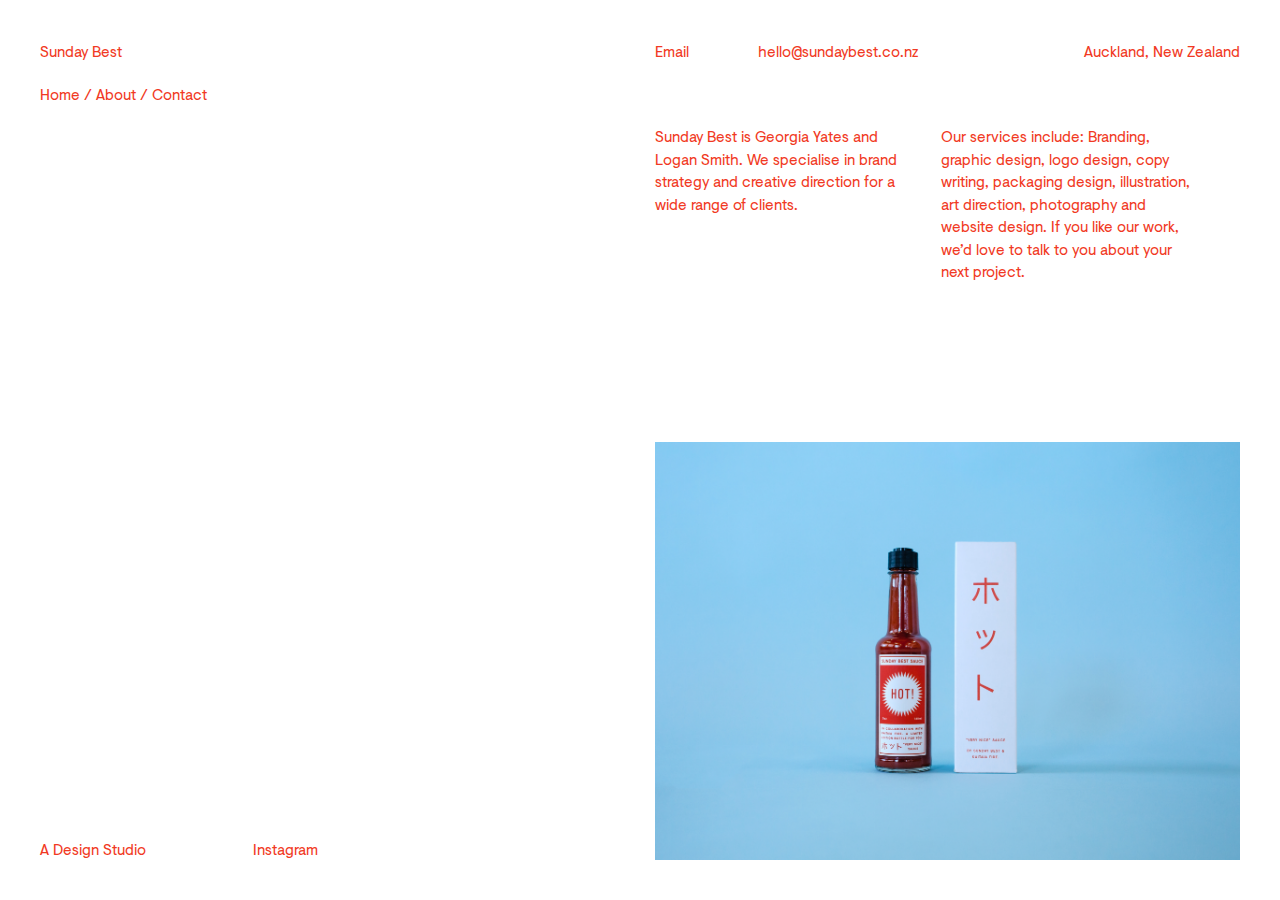
<file: about.html>
<!DOCTYPE html>
<html lang="en">
<head>
    <title>Sunday Best - About</title>
    <meta charset="utf-8">
    <meta name="description" content="Building Beautiful Brands">
    <meta name="keywords" content="sunday best, auckland, logan smith, branding agency, brand, design studio, cross street, building beautiful brands">
    <meta name="author" content="Logan Smith">
    <meta name="viewport" content="width=device-width, initial-scale=1, shrink-to-fit=no">
    <link rel="apple-touch-icon" sizes="57x57" href="img/apple-icon-57x57.png">
    <link rel="apple-touch-icon" sizes="60x60" href="img/apple-icon-60x60.png">
    <link rel="apple-touch-icon" sizes="72x72" href="img/apple-icon-72x72.png">
    <link rel="apple-touch-icon" sizes="76x76" href="img/apple-icon-76x76.png">
    <link rel="apple-touch-icon" sizes="114x114" href="img/apple-icon-114x114.png">
    <link rel="apple-touch-icon" sizes="120x120" href="img/apple-icon-120x120.png">
    <link rel="apple-touch-icon" sizes="144x144" href="img/apple-icon-144x144.png">
    <link rel="apple-touch-icon" sizes="152x152" href="img/apple-icon-152x152.png">
    <link rel="apple-touch-icon" sizes="180x180" href="img/apple-icon-180x180.png">
    <link rel="icon" type="image/png" sizes="192x192"  href="img/android-icon-192x192.png">
    <link rel="icon" type="image/png" sizes="32x32" href="img/favicon-32x32.png">
    <link rel="icon" type="image/png" sizes="96x96" href="img/favicon-96x96.png">
    <link rel="icon" type="image/png" sizes="16x16" href="img/favicon-16x16.png">
    <link rel="manifest" href="img/manifest.json">
    <meta name="msapplication-TileColor" content="#ffffff">
    <meta name="msapplication-TileImage" content="img/ms-icon-144x144.png">
    <meta name="theme-color" content="#ffffff">
    <link rel="stylesheet" href="https://maxcdn.bootstrapcdn.com/bootstrap/4.0.0/css/bootstrap.min.css" integrity="sha384-Gn5384xqQ1aoWXA+058RXPxPg6fy4IWvTNh0E263XmFcJlSAwiGgFAW/dAiS6JXm" crossorigin="anonymous">
    <link rel="stylesheet" href="css/styles.css">
</head>
<body>
    <div class="sb_container_layout">
        <div class="container-fluid sb_container">
            <div class="row">
                <div class="col-lg-6 sb_text">
                    Sunday Best
                </div>
                <div class="col-lg-1 sb_text sb_hide_at_sm sb_hide_below_lg">
                    Email
                </div>
                <a class="col col-lg-3 sb_link sb_text sb_text_red sb_hide_below_lg sb_text_align_left" href="mailto:hello@sundaybest.co.nz" target="_blank" rel="external">
                    hello@sundaybest.co.nz
                </a>
                <div class="col-lg-2 sb_text sb_text_align_right sb_hide_below_lg">
                    Auckland, New Zealand
                </div>
                <div class="col-12 sb_placeholder"></div>
                <div class="col-lg">
                    <a class="sb_link sb_text_red" href="index.html" rel="external">Home</a> /
                    <a class="sb_link sb_text_red" href="about.html" rel="external">About</a> /
                    <a class="sb_link sb_text_red" href="contact.html" rel="external">Contact</a>
                </div>
                <div class="col-12 sb_placeholder"></div>
                <div class="col-12 col-lg-6 sb_placeholder"></div>
                <div class="col-12 col-sm-8 col-lg-6 sb_text_container sb_text">
                    <div class="sb_text sb_about_text">
                        Sunday Best is Georgia Yates and Logan Smith.
                        We specialise in brand strategy and creative direction
                        for a wide range of clients.
                    </div>
                    <div class="sb_text sb_about_text">
                        Our services include: Branding, graphic design,
                        logo design, copy writing, packaging design,
                        illustration, art direction, photography and
                        website design. If you like our work, we’d love
                        to talk to you about your next project.
                    </div>
                </div>
                <div class="col-xl-1"></div>
            </div>
            <div class="row align-items-end">
                <div class="col col-xl-2 sb_text">
                    A Design Studio
                </div>
                <a class="col col-xl-1 sb_link sb_text sb_text_align_right sb_text_red" href="https://www.instagram.com/sundaybestnz/" target="_blank" rel="external">
                    Instagram
                </a>
                <div class="col col-xl-3 sb_hide_below_lg"></div>
                <div class="col-lg-6 sb_hide_below_lg sb_image_container">
                    <img class="sb_image" src="img/kaitaia_fire.jpg" />
                </div>
            </div>
        </div>
    </div>
    <script src="https://cdnjs.cloudflare.com/ajax/libs/popper.js/1.12.9/umd/popper.min.js" integrity="sha384-ApNbgh9B+Y1QKtv3Rn7W3mgPxhU9K/ScQsAP7hUibX39j7fakFPskvXusvfa0b4Q" crossorigin="anonymous"></script>
    <script src="https://maxcdn.bootstrapcdn.com/bootstrap/4.0.0/js/bootstrap.min.js" integrity="sha384-JZR6Spejh4U02d8jOt6vLEHfe/JQGiRRSQQxSfFWpi1MquVdAyjUar5+76PVCmYl" crossorigin="anonymous"></script>
</body>
</html>
</file>
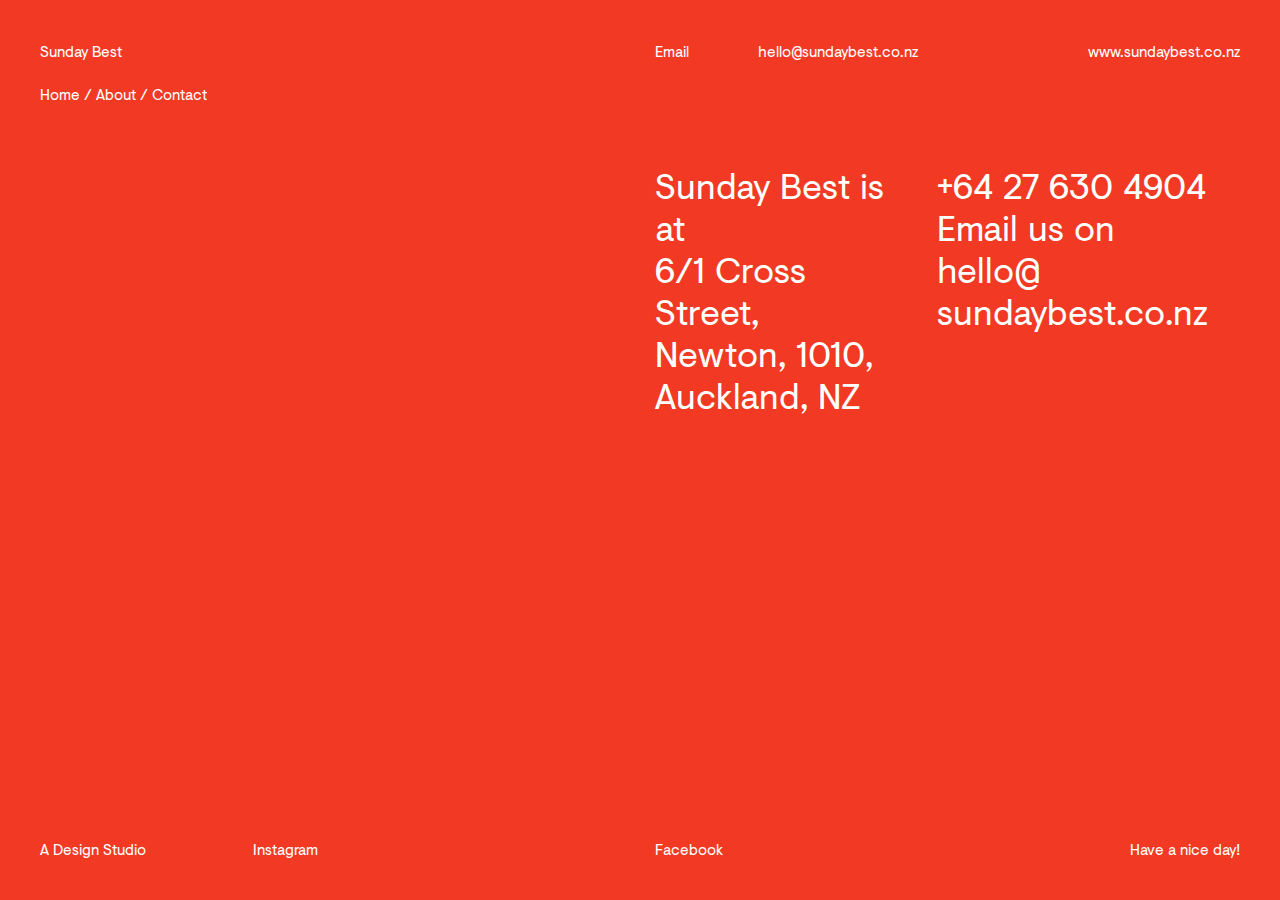
<file: contact.html>
<!DOCTYPE html>
<html lang="en">
<head>
    <title>Sunday Best - Contact</title>
    <meta charset="utf-8">
    <meta name="description" content="Building Beautiful Brands">
    <meta name="keywords" content="sunday best, auckland, logan smith, branding agency, brand, design studio, cross street, building beautiful brands">
    <meta name="author" content="Logan Smith">
    <meta name="viewport" content="width=device-width, initial-scale=1, shrink-to-fit=no">
    <link rel="apple-touch-icon" sizes="57x57" href="img/apple-icon-57x57.png">
    <link rel="apple-touch-icon" sizes="60x60" href="img/apple-icon-60x60.png">
    <link rel="apple-touch-icon" sizes="72x72" href="img/apple-icon-72x72.png">
    <link rel="apple-touch-icon" sizes="76x76" href="img/apple-icon-76x76.png">
    <link rel="apple-touch-icon" sizes="114x114" href="img/apple-icon-114x114.png">
    <link rel="apple-touch-icon" sizes="120x120" href="img/apple-icon-120x120.png">
    <link rel="apple-touch-icon" sizes="144x144" href="img/apple-icon-144x144.png">
    <link rel="apple-touch-icon" sizes="152x152" href="img/apple-icon-152x152.png">
    <link rel="apple-touch-icon" sizes="180x180" href="img/apple-icon-180x180.png">
    <link rel="icon" type="image/png" sizes="192x192"  href="img/android-icon-192x192.png">
    <link rel="icon" type="image/png" sizes="32x32" href="img/favicon-32x32.png">
    <link rel="icon" type="image/png" sizes="96x96" href="img/favicon-96x96.png">
    <link rel="icon" type="image/png" sizes="16x16" href="img/favicon-16x16.png">
    <link rel="manifest" href="img/manifest.json">
    <meta name="msapplication-TileColor" content="#ffffff">
    <meta name="msapplication-TileImage" content="img/ms-icon-144x144.png">
    <meta name="theme-color" content="#ffffff">
    <link rel="stylesheet" href="https://maxcdn.bootstrapcdn.com/bootstrap/4.0.0/css/bootstrap.min.css" integrity="sha384-Gn5384xqQ1aoWXA+058RXPxPg6fy4IWvTNh0E263XmFcJlSAwiGgFAW/dAiS6JXm" crossorigin="anonymous">
    <link rel="stylesheet" href="css/styles.css">
</head>
<body class="sb_contact_container">
    <div class="sb_container_layout sb_contact_container">
        <div class="container-fluid sb_container">
            <div class="row">
                <div class="col-lg-6 sb_text">
                    Sunday Best
                </div>
                <div class="col-lg-1 sb_text sb_hide_below_lg">
                    Email
                </div>
                <a class="col col-lg-1 sb_link sb_text sb_hide_below_lg sb_text_white" href="mailto:hello@sundaybest.co.nz" target="_blank" rel="external">
                    hello@sundaybest.co.nz
                </a>
                <div class="col sb_text sb_text_align_right sb_hide_below_lg" target="_blank" rel="external">
                    www.sundaybest.co.nz
                </div>
                <div class="col-12 sb_placeholder"></div>
                <div class="col-lg">
                    <a class="sb_link sb_text_white" href="index.html" rel="external">Home</a> /
                    <a class="sb_link sb_text_white" href="about.html" rel="external">About</a> /
                    <a class="sb_link sb_text_white" href="contact.html" rel="external">Contact</a>
                </div>
                <div class="col-12 sb_placeholder"></div>
                <div class="col-lg-6 sb_hide_below_lg sb_placeholder"></div>
                <div class="col-12 col-sm-8 col-lg-6 sb_text_container sb_text">
                    <div class="sb_text sb_big_text">
                        Sunday Best is at<br>
                        6/1 Cross Street,<br>
                        Newton, 1010,<br>
                        Auckland, NZ
                    </div>
                    <div class="sb_text sb_big_text">
                        +64 27 630 4904<br>
                        Email us on hello@<br>
                        sundaybest.co.nz
                    </div>
                </div>
            </div>
            <div class="row">
            </div>
            <div class="row align-items-end">
                <div class="col col-lg-2 sb_text">
                    A Design Studio
                </div>
                <a class="col col-lg-1 sb_link sb_text sb_text_align_right sb_text_white" href="https://www.instagram.com/sundaybestnz/" target="_blank" rel="external">
                    Instagram
                </a>
                <div class="col col-lg-3 sb_hide_below_lg"></div>
                <a class="col col-lg-1 sb_link sb_text sb_hide_below_lg sb_text_white" href="https://www.facebook.com/sundaybestnz/" target="_blank" rel="external">
                    Facebook
                </a>
                <div class="col col-lg-5 sb_text sb_text_align_right sb_hide_below_lg">
                    Have a nice day!
                </div>
            </div>
        </div>
    </div>
    <script src="https://cdnjs.cloudflare.com/ajax/libs/popper.js/1.12.9/umd/popper.min.js" integrity="sha384-ApNbgh9B+Y1QKtv3Rn7W3mgPxhU9K/ScQsAP7hUibX39j7fakFPskvXusvfa0b4Q" crossorigin="anonymous"></script>
    <script src="https://maxcdn.bootstrapcdn.com/bootstrap/4.0.0/js/bootstrap.min.js" integrity="sha384-JZR6Spejh4U02d8jOt6vLEHfe/JQGiRRSQQxSfFWpi1MquVdAyjUar5+76PVCmYl" crossorigin="anonymous"></script>
</body>
</html>
</file>
<file: css/styles.css>
@font-face {
    font-family: 'Visuelt-Regular';
    src: url('../fonts/Visuelt-Regular.eot?#iefix') format('embedded-opentype'), url('../fonts/Visuelt-Regular.woff') format('woff'), url('../fonts/Visuelt-Regular.ttf') format('truetype'), url('../fonts/Visuelt-Regular.svg#Visuelt-Regular') format('svg');
    font-weight: normal;
    font-style: normal;
}

body {
    font-family: 'Visuelt-Regular';
    color: #f13923;
    background-color: #ffffff!important;
    font-size: 15px;
}

.sb_container_layout {
    display: flex;
    flex-direction: column;
    justify-content: space-between;
    min-height: 100vh;
}

.sb_container {
    padding: 40px;
    display: flex;
    flex-direction: column;
    justify-content: space-between;
    min-height: 100vh;
}

.sb_contact_container {
    background-color: #f13923;
    color: #ffffff;
}

.sb_footer {
    position: fixed;
    bottom: 0;
    left: 0;
}

.sb_text_container {
    display: inline-flex;
}

.sb_mobile_footer {
    display: flex;
    justify-content: space-between;
    margin-top: 35px;
}

.sb_below_text {
    margin-top: 10px;
}

.sb_text_container .sb_text {
    margin-right: 30px;
}

.sb_text_red {
    color: #f13923;
}

.sb_text_white {
    color: #ffffff;
}

.sb_about_text {
    max-width: 20vw;
}

.sb_link:hover {
    color: inherit;
    text-decoration: none;
}

.sb_image {
    max-width: -webkit-fill-available;
    max-width: -moz-available;
    max-height: inherit;
}

.sb_image_container {
    justify-content: flex-end;
    max-height: 70vh;
}

.sb_text_align_right {
    text-align: end;
}

.sb_text_align_left {
    text-align: start;
}

.sb_big_text {
    font-size: 35px;
    line-height: 1.2;
    margin: 40px 0px 40px 0px;
}

.sb_placeholder {
    height: 20px;
}

.sb_hide {
    display: none;
}

.sb_description_layout {
    display: inline-flex;
}

.sb_button {
    background-color: Transparent;
    background-repeat:no-repeat;
    border: none;
    cursor:pointer;
    overflow: hidden;
}

.sb_button:focus {
    outline: none;
}

.sb_arrow_layout {
    display: inline-flex;
    justify-content: space-between;
}

.sb_arrow {
    width: 35px;
    height: 15px;
    margin-top: -7px;
    margin-right: -6px;
}

.sb_arrow_right {
    transform: rotate(180deg);
}

.sb_logo {
    margin-bottom: 50px;
}

.sb_description {
    width: auto;
    float: left;
    margin-right: 60px;
    margin-bottom: 20px;
}

.sb_hide_above_lg {
    display: none;
}

@media only screen and (max-width: 576px) {

    .sb_hide_at_sm {
        display: none;
    }

}

@media only screen and (max-width: 992px) {

    .sb_about_text {
        max-width: 100vw;
        margin-bottom: 20px;
    }

    .sb_container {
        padding: 35px;
    }

    .sb_text_container {
        display: block;
    }

    .sb_big_text {
        font-size: 25px;
        margin: 20px 0px 20px 0px;
    }

    .sb_hide_below_lg {
        display: none;
    }

    .sb_hide_above_lg {
        display: flex;
    }

    .sb_carousel {
        margin: 40px 0px 40px 0px;
    }

    .sb_placeholder {
        height: 30px;
    }

    .sb_white {
        background-color: #ffffff;
    }

    .sb_footer {
        position: relative;
    }

    .sb_image_container {
        display: none;
    }

    .sb_text_container .sb_text {
        margin-right: 0px;
    }

}

@media only screen and (min-width: 992px) {

    .sb_arrow_layout {
        padding-left: 50px;
    }

}

.ui-loader {
    display: none;
}
</file>
